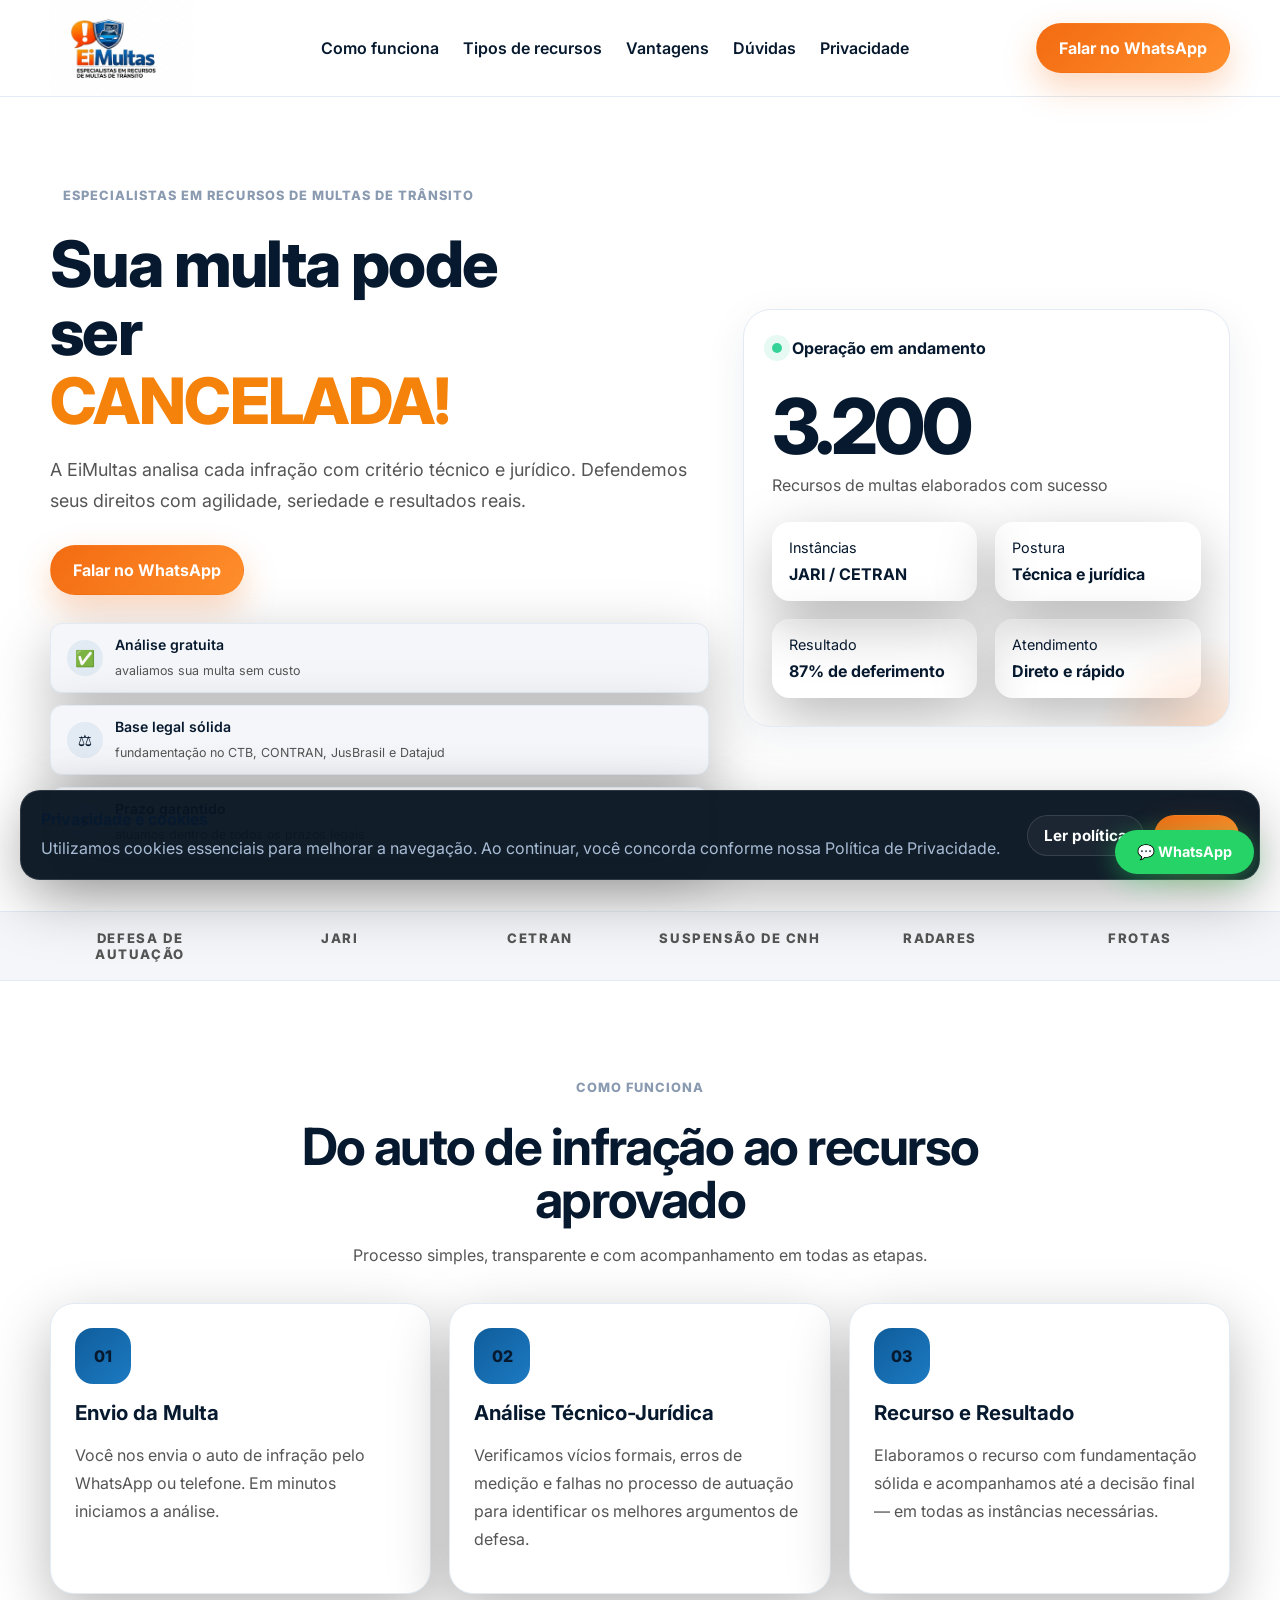
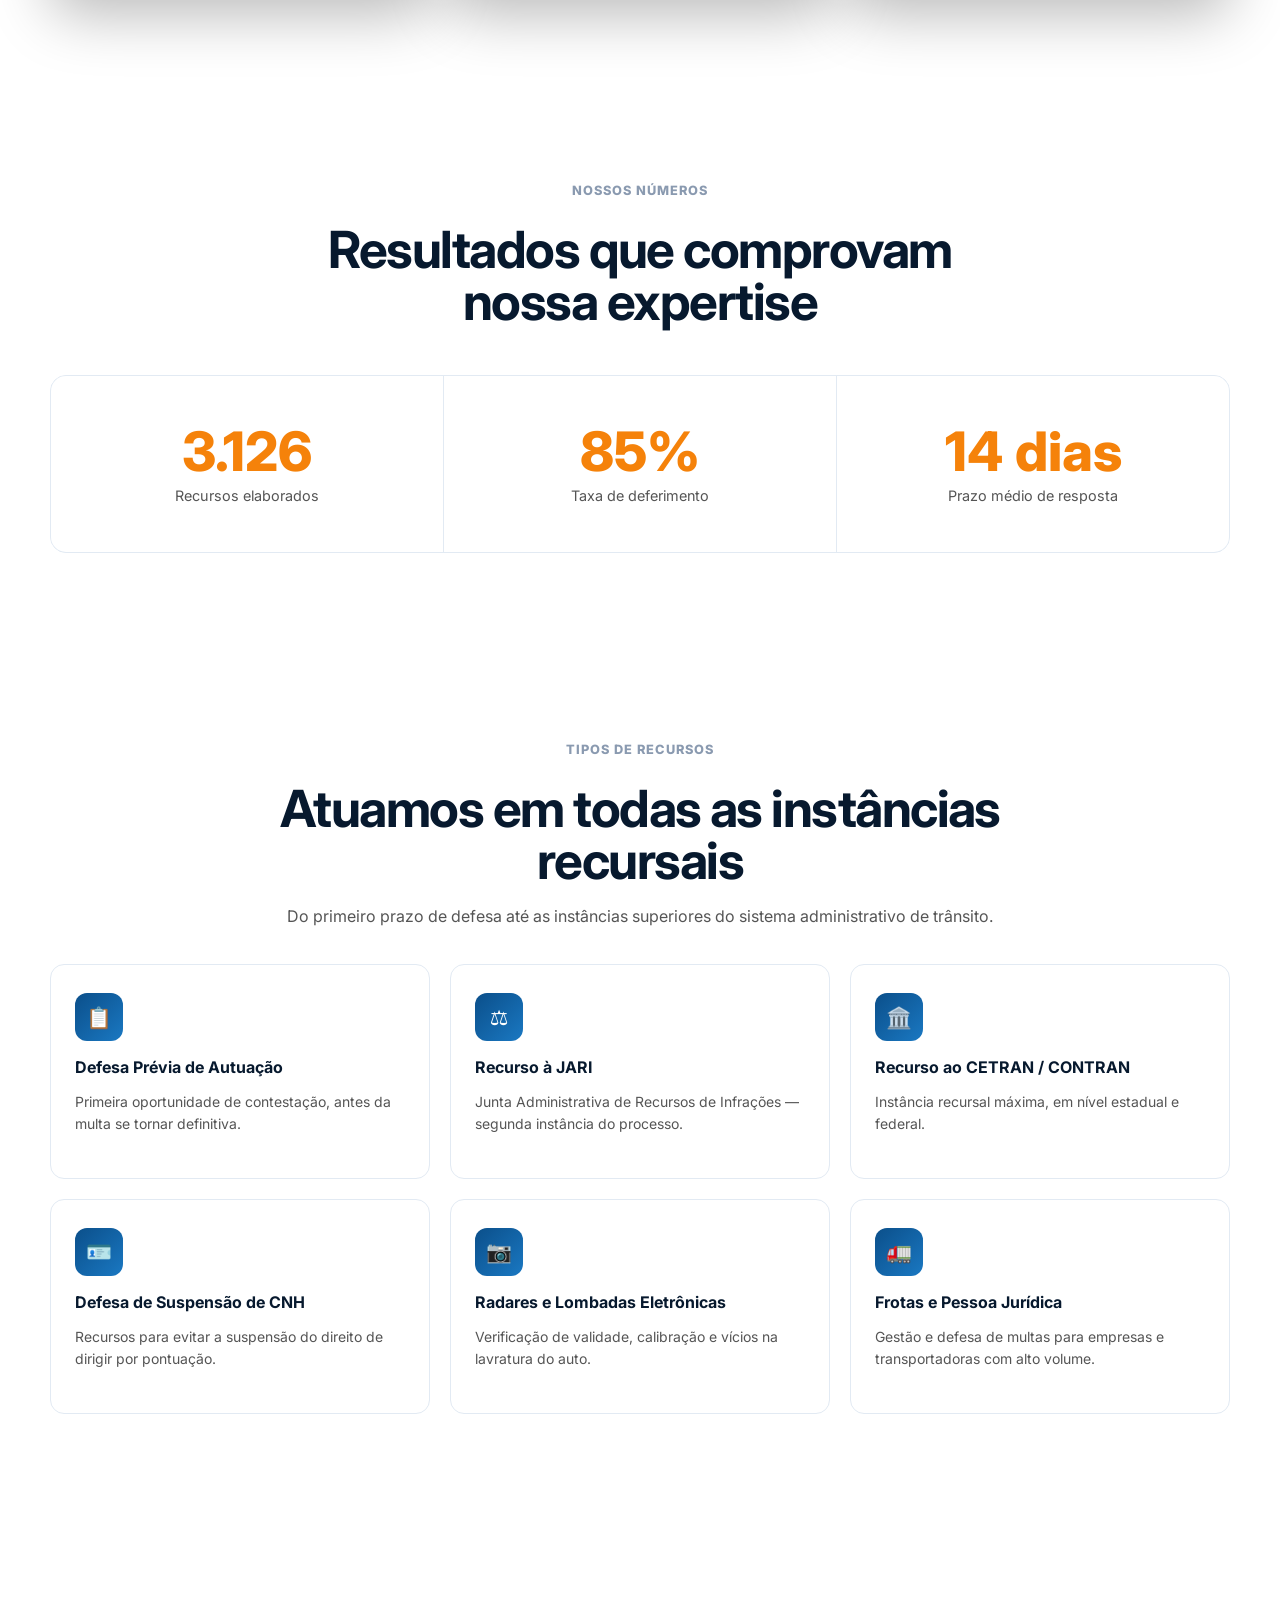
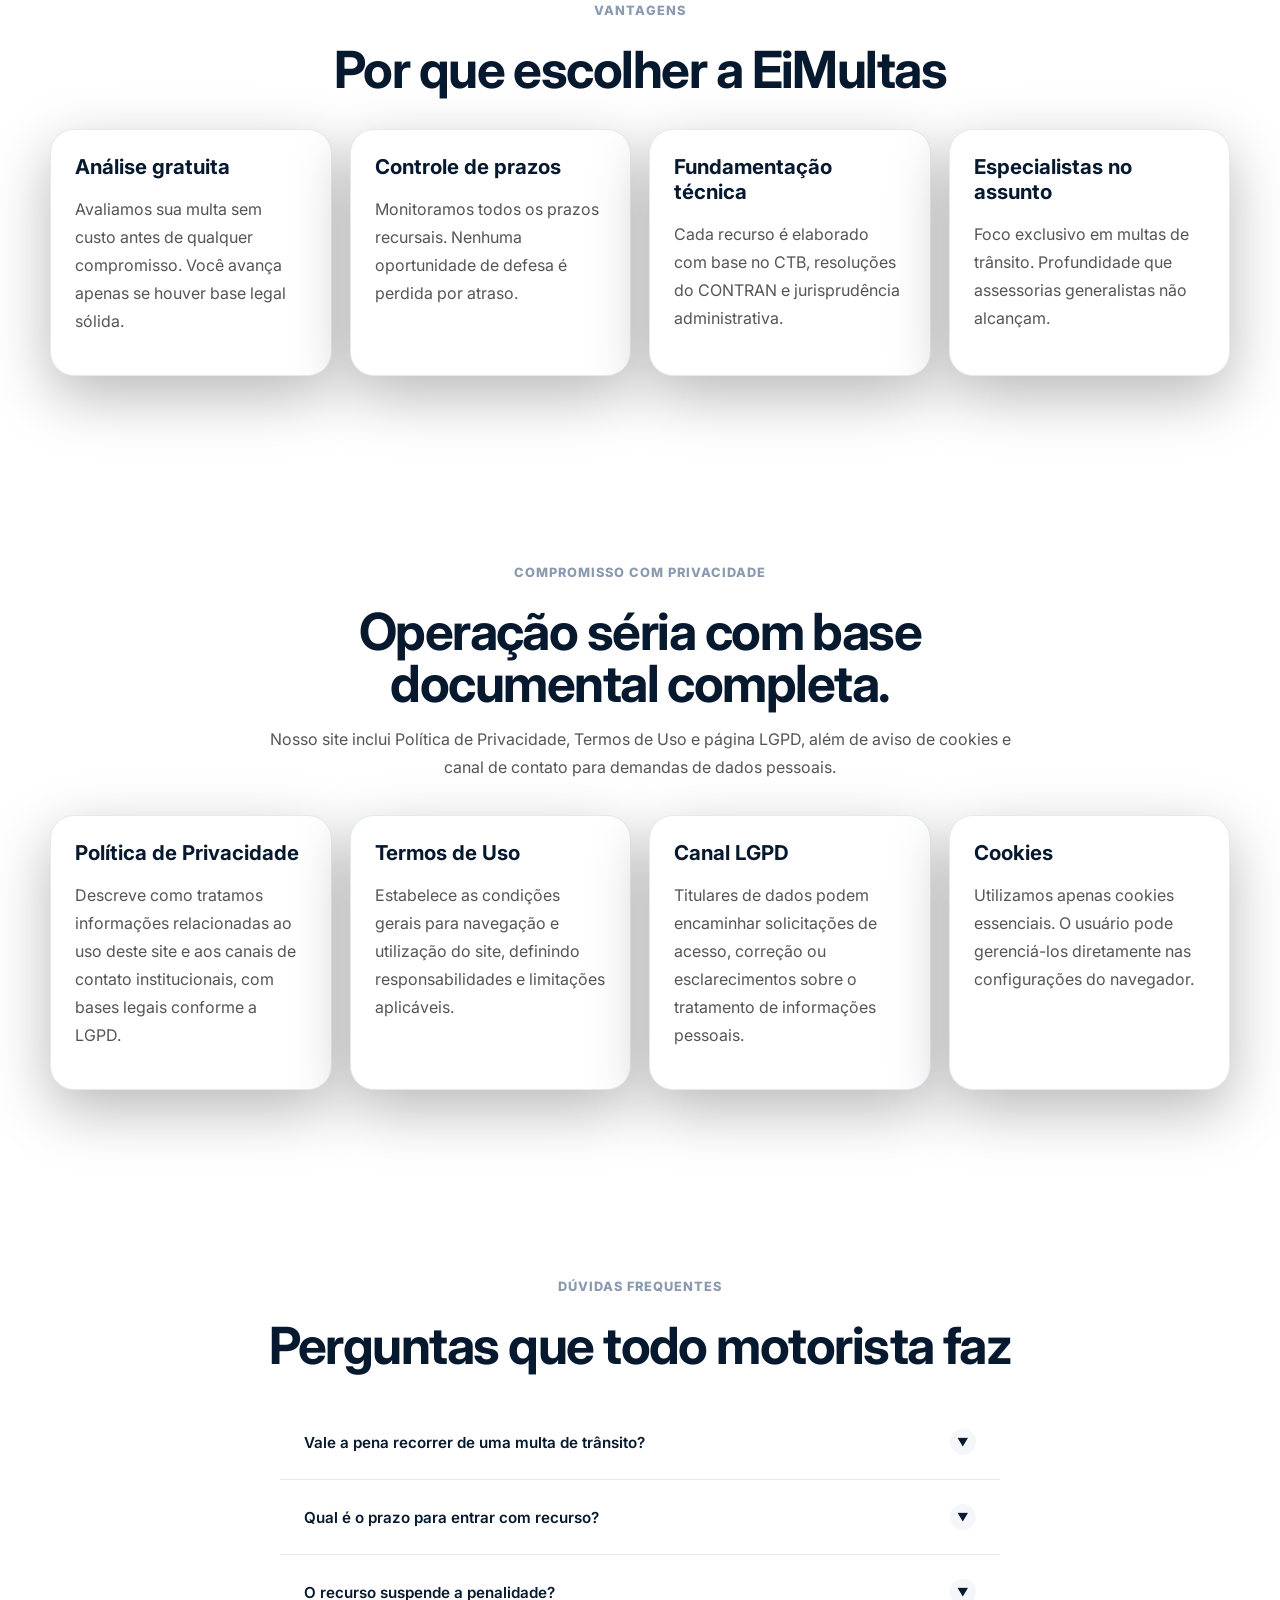
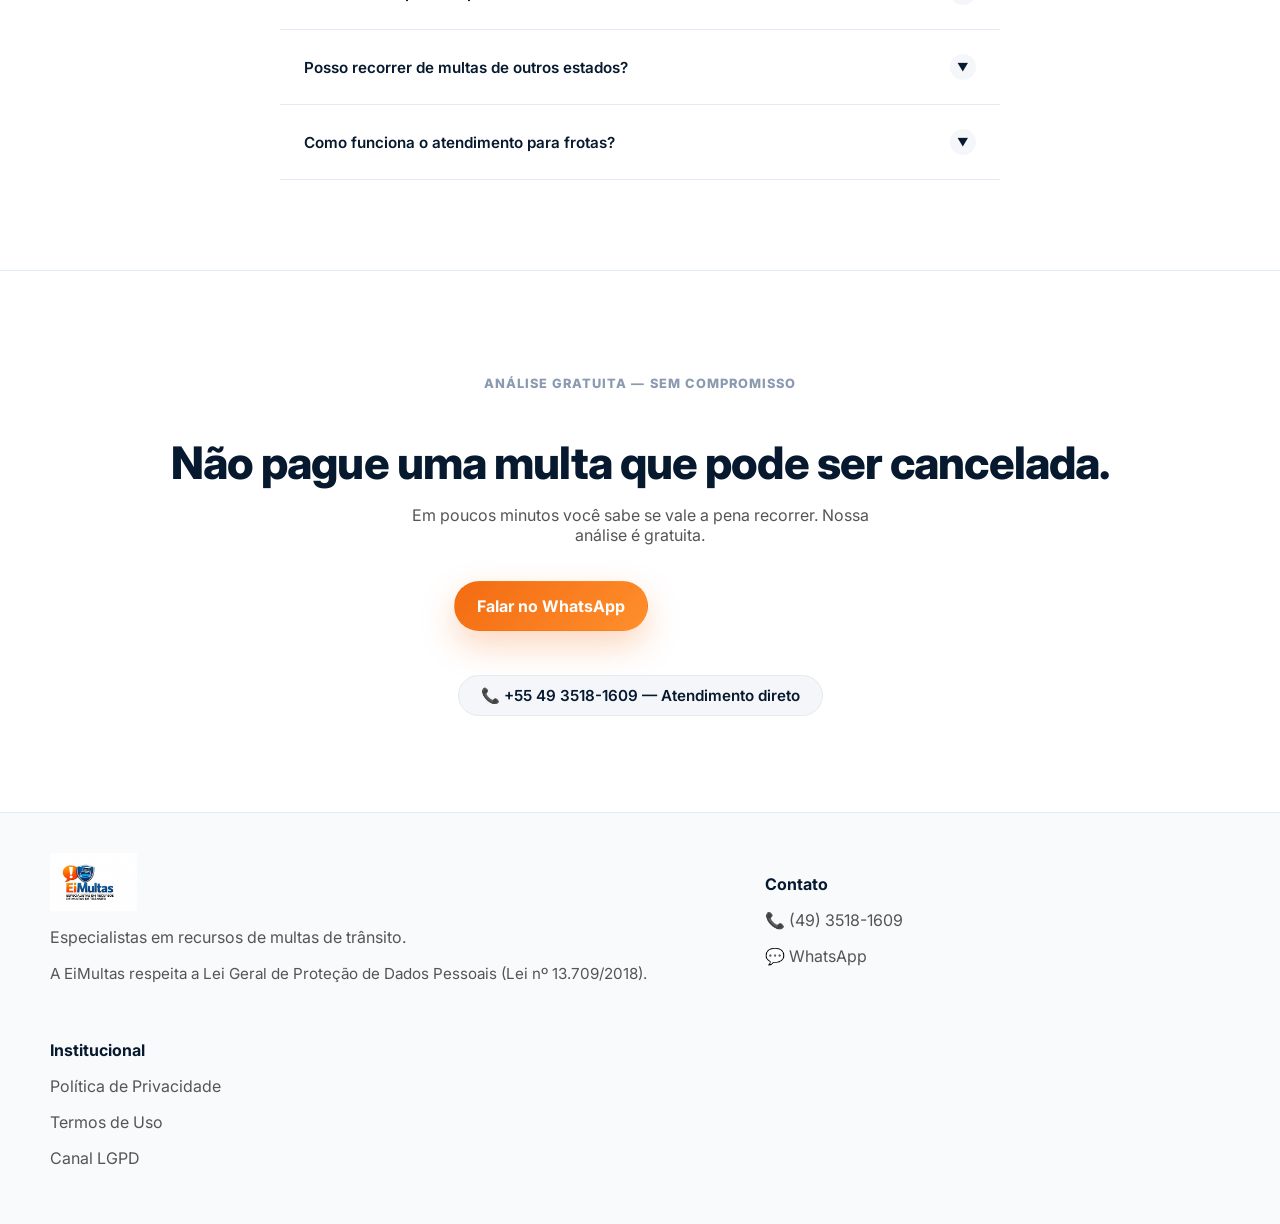
<file: index.html>
<!doctype html>
<html lang="pt-BR">
<head>
  <meta charset="utf-8" />
  <meta name="viewport" content="width=device-width, initial-scale=1" />
  <title>EiMultas | Especialistas em Recursos de Multas de Trânsito</title>
  <meta name="description" content="A EiMultas é especialista em recursos de multas de trânsito. Reduza ou elimine suas multas com quem realmente entende da lei." />
  <meta name="theme-color" content="#ffffff" />
  <link rel="icon" href="assets/favicon.png" />
  <link rel="preconnect" href="https://fonts.googleapis.com" />
  <link rel="preconnect" href="https://fonts.gstatic.com" crossorigin />
  <link href="https://fonts.googleapis.com/css2?family=Inter:wght@300;400;500;600;700&display=swap" rel="stylesheet" />
  <link rel="stylesheet" href="styles.css" />
  <style>
    /* --- FORÇANDO O TEMA CLARO (SOBREPONDO O STYLES.CSS) --- */
    
    body, html {
      background-color: #ffffff !important;
      background-image: none !important;
      color: #07192e !important;
    }

    /* Esconder os efeitos de luz/gradiente do fundo escuro */
    .bg-orb {
      display: none !important;
    }

    /* Cabeçalho */
    .site-header {
      background-color: #ffffff !important;
      background-image: none !important;
      border-bottom: 1px solid #e2eaf3 !important;
    }
    .nav-links a {
      color: #07192e !important;
    }

    /* Seção Hero */
    .hero {
      background-color: #ffffff !important;
      background-image: none !important;
    }
    .eyebrow {
      color: #8a9ab0 !important;
    }
    .hero-copy h1 {
      font-family: 'Inter', sans-serif;
      font-size: clamp(2.6rem, 5vw, 4.2rem);
      font-weight: 800;
      line-height: 1.07;
      letter-spacing: -.025em;
      color: #07192e !important;
      margin-bottom: 20px;
    }
    .hero-copy h1 em {
      font-style: normal;
      color: #f5820a !important; 
    }
    .hero-copy .lead {
      color: #555555 !important;
    }

    /* Itens de prova (os bloquinhos abaixo dos botões) */
    .hero-proof {
      background: transparent !important;
      display: flex;
      flex-direction: column;
      gap: 12px;
    }
    .proof-item {
      background: #f4f6f9 !important;
      border: 1px solid #e2eaf3 !important;
      border-radius: 12px;
      padding: 12px 16px;
      display: flex; align-items: center; gap: 12px;
    }
    .proof-icon {
      width: 36px; height: 36px; border-radius: 50%;
      background: #e2eaf3 !important;
      color: #07192e !important;
      display: flex; align-items: center; justify-content: center;
      font-size: 1rem; flex-shrink: 0;
    }
    .proof-item strong { display: block; color: #07192e !important; font-size: .88rem; font-weight: 600; }
    .proof-item span   { color: #555555 !important; font-size: .78rem; }

    /* Card flutuante (Estatísticas no Hero) */
    .glass-panel {
      background: #ffffff !important;
      border: 1px solid #e2eaf3 !important;
      box-shadow: 0 12px 40px rgba(11,46,80,.08) !important;
    }
    .stat-header, .mini-card span, .mini-card strong {
      color: #07192e !important;
    }
    .stat-caption {
      color: #555555 !important;
    }

    /* Faixa de logos/textos */
    .logos-strip {
      background: #f4f6f9 !important;
      border-top: 1px solid #e2eaf3 !important;
      border-bottom: 1px solid #e2eaf3 !important;
    }
    .logos-strip span {
      color: #555555 !important;
    }

    /* Seções Gerais */
    .section, .section-navy, .section-dark, .section-alt {
      background-color: #ffffff !important;
      background-image: none !important;
      color: #07192e !important;
    }
    .section-head h2 {
      color: #07192e !important;
    }
    .section-head p {
      color: #555555 !important;
    }

    /* Cards gerais (Vantagens, Compliance, etc) */
    .card, .step {
      background: #ffffff !important;
      border: 1px solid #e2eaf3 !important;
      color: #07192e !important;
    }
    .card h3, .step h3 { color: #07192e !important; }
    .card p, .step p { color: #555555 !important; }

    /* Linha de números */
    .stats-row {
      display: grid; grid-template-columns: repeat(3,1fr);
      gap: 1px; background: #e2eaf3 !important;
      border-radius: 16px; overflow: hidden;
      border: 1px solid #e2eaf3;
    }
    .stat-block { background: #ffffff !important; padding: 48px 32px; text-align: center; }
    .stat-value {
      font-size: 3.4rem; font-weight: 800; line-height: 1;
      color: #f5820a !important; margin-bottom: 8px;
    }
    .stat-label { color: #555555 !important; font-size: .9rem; }

    /* Grid de Recursos */
    .recursos-grid { display: grid; grid-template-columns: repeat(3,1fr); gap: 20px; }
    .recurso-card {
      background: #ffffff !important; border: 1.5px solid #e2eaf3 !important;
      border-radius: 14px; padding: 28px 24px; transition: all .25s;
    }
    .recurso-card:hover { border-color: #1a78c2 !important; transform: translateY(-4px); box-shadow: 0 12px 40px rgba(11,46,80,.12); }
    .recurso-icon {
      width: 48px; height: 48px; border-radius: 12px;
      background: linear-gradient(135deg,#0b4f8a,#1a78c2) !important;
      display: flex; align-items: center; justify-content: center;
      color: #fff !important;
      font-size: 1.3rem; margin-bottom: 16px;
    }
    .recurso-card h3 { font-size: 1rem; font-weight: 700; color: #07192e !important; margin-bottom: 8px; }
    .recurso-card p  { font-size: .875rem; color: #555555 !important; line-height: 1.6; }

    /* --- FAQ (100% LIMPO DE DEGRADÊS E SOMBRAS) --- */
    .faq-list { 
      max-width: 720px; 
      margin: 0 auto; 
      background: transparent !important;
      box-shadow: none !important;
    }
    .faq-item { 
      background-color: #ffffff !important; 
      background-image: none !important; /* Remove o degradê chato */
      border: none !important;
      border-bottom: 1px solid #e2eaf3 !important; 
      box-shadow: none !important;       /* Remove a sombra cinza */
      margin: 0 !important;
      border-radius: 0 !important;
    }
    .faq-btn {
      width: 100%; 
      background: transparent !important; 
      background-image: none !important;
      border: none !important; 
      box-shadow: none !important;
      cursor: pointer;
      text-align: left; 
      padding: 24px !important; /* Espaçamento interno garantido */
      display: flex; justify-content: space-between; align-items: center;
      font-family: 'Inter', sans-serif; font-size: .95rem; font-weight: 600;
      color: #07192e !important; gap: 16px; transition: color .2s;
    }
    .faq-btn:hover { color: #0b4f8a !important; }
    .faq-arrow {
      width: 26px; height: 26px; border-radius: 50%; 
      background: #f4f6f9 !important;
      display: flex; align-items: center; justify-content: center;
      font-size: .7rem; flex-shrink: 0; transition: transform .3s, background .2s;
      box-shadow: none !important;
    }
    .faq-item.open .faq-arrow { transform: rotate(180deg); background: #f5820a !important; color: #fff !important; }
    .faq-body { 
      max-height: 0; overflow: hidden; transition: max-height .38s ease; 
      background: #ffffff !important;
      background-image: none !important;
    }
    .faq-item.open .faq-body { max-height: 260px; }
    .faq-body p { 
      padding: 0 24px 24px 24px !important; /* Respiro no texto da resposta */
      color: #555555 !important; font-size: .9rem; line-height: 1.7; 
      margin: 0 !important;
    }

    /* CTA Final */
    .cta-final {
      background: #ffffff !important;
      padding: 96px 0; text-align: center; position: relative; overflow: hidden;
      border-top: 1px solid #e2eaf3 !important;
    }
    .cta-final::before { display: none !important; }
    .cta-final h2 {
      font-size: clamp(1.9rem, 3.5vw, 3rem); font-weight: 800;
      color: #07192e !important; line-height: 1.15; letter-spacing: -.02em; margin-bottom: 16px;
    }
    .cta-final p { color: #555555 !important; font-size: 1rem; max-width: 500px; margin: 0 auto 36px; }
    .cta-final-actions { display: flex; gap: 14px; justify-content: center; flex-wrap: wrap; }
    .cta-phone {
      display: inline-flex; align-items: center; gap: 8px; margin-top: 24px;
      background: #f4f6f9 !important; border: 1px solid #e2eaf3 !important;
      border-radius: 50px; padding: 10px 22px;
      color: #07192e !important; font-weight: 600; font-size: .95rem;
      text-decoration: none; transition: background .2s;
    }
    .cta-phone:hover { background: #e2eaf3 !important; }

    /* Footer */
    .site-footer {
      background: #f8fafc !important;
      color: #07192e !important;
      border-top: 1px solid #e2eaf3 !important;
      padding: 40px 0;
    }
    .site-footer p, .site-footer a { color: #555555 !important; }
    .site-footer h4 { color: #07192e !important; margin-bottom: 16px; }

    /* WhatsApp Float */
    .whatsapp-float {
      position: fixed; bottom: 26px; right: 26px; z-index: 99;
      background: #25D366 !important; color: #fff !important;
      border-radius: 50px; padding: 13px 22px;
      font-weight: 700; font-size: .9rem; text-decoration: none;
      display: flex; align-items: center; gap: 8px;
      box-shadow: 0 6px 26px rgba(37,211,102,.45);
      transition: transform .22s, box-shadow .22s;
      animation: popIn .5s ease 1.4s both;
    }
    @keyframes popIn { from { opacity:0; transform:translateY(16px); } to { opacity:1; transform:translateY(0); } }
    .whatsapp-float:hover { transform: translateY(-3px); box-shadow: 0 10px 34px rgba(37,211,102,.55); }

    /* Responsividade */
    @media (max-width: 860px) {
      .recursos-grid { grid-template-columns: 1fr 1fr; }
      .stats-row     { grid-template-columns: 1fr; }
    }
    @media (max-width: 560px) { 
      .recursos-grid { grid-template-columns: 1fr; }
    }
  </style>
</head>
<body>
  <div class="bg-orb orb-1"></div>
  <div class="bg-orb orb-2"></div>

  <header class="site-header">
    <div class="container nav">
      <a class="brand" href="index.html" aria-label="EiMultas">
        <img src="assets/logo.png" alt="Logo EiMultas" />
      </a>
      <nav class="nav-links">
        <a href="#como-funciona">Como funciona</a>
        <a href="#recursos">Tipos de recursos</a>
        <a href="#vantagens">Vantagens</a>
        <a href="#faq">Dúvidas</a>
        <a href="pages/politica-de-privacidade.html">Privacidade</a>
      </nav>
      <a class="btn btn-header" href="https://wa.me/554935181609?text=Olá%2C+quero+entender+como+a+EiMultas+pode+me+ajudar." target="_blank" rel="noopener">
        Falar no WhatsApp
      </a>
    </div>
  </header>

  <main>

    <section class="hero">
      <div class="container hero-grid">
        <div class="hero-copy reveal">
          <span class="eyebrow">ESPECIALISTAS EM RECURSOS DE MULTAS DE TRÂNSITO</span>
          <h1>Sua multa pode ser <em>CANCELADA!</em></h1>
          <p class="lead">
            A EiMultas analisa cada infração com critério técnico e jurídico. Defendemos seus direitos com agilidade, seriedade e resultados reais.
          </p>
          <div class="hero-actions">
            <a class="btn btn-primary" href="https://wa.me/554935181609?text=Olá%2C+quero+analisar+minha+multa+com+a+EiMultas." target="_blank" rel="noopener">
              Falar no WhatsApp
            </a>
            <a class="btn btn-secondary" href="tel:+554935181609">(49) 3518-1609</a>
          </div>
          <div class="hero-proof">
            <div class="proof-item">
              <div class="proof-icon">✅</div>
              <div><strong>Análise gratuita</strong><span>avaliamos sua multa sem custo</span></div>
            </div>
            <div class="proof-item">
              <div class="proof-icon">⚖️</div>
              <div><strong>Base legal sólida</strong><span>fundamentação no CTB, CONTRAN, JusBrasil e Datajud</span></div>
            </div>
            <div class="proof-item">
              <div class="proof-icon">⚡</div>
              <div><strong>Prazo garantido</strong><span>atuamos dentro de todos os prazos legais</span></div>
            </div>
          </div>
        </div>

        <div class="hero-card reveal delay-1">
          <div class="glass-panel">
            <div class="stat-header">
              <span class="dot"></span>
              <span>Operação em andamento</span>
            </div>
            <div class="stat-number" data-counter="3200">0</div>
            <div class="stat-caption">Recursos de multas elaborados com sucesso</div>
            <div class="mini-grid">
              <div class="mini-card"><span>Instâncias</span><strong>JARI / CETRAN</strong></div>
              <div class="mini-card"><span>Postura</span><strong>Técnica e jurídica</strong></div>
              <div class="mini-card"><span>Resultado</span><strong>87% de deferimento</strong></div>
              <div class="mini-card"><span>Atendimento</span><strong>Direto e rápido</strong></div>
            </div>
          </div>
        </div>
      </div>
    </section>

    <section class="logos-strip reveal">
      <div class="container strip">
        <span>Defesa de Autuação</span>
        <span>JARI</span>
        <span>CETRAN</span>
        <span>Suspensão de CNH</span>
        <span>Radares</span>
        <span>Frotas</span>
      </div>
    </section>

    <section id="como-funciona" class="section">
      <div class="container">
        <div class="section-head reveal">
          <span class="eyebrow">COMO FUNCIONA</span>
          <h2>Do auto de infração ao recurso aprovado</h2>
          <p>Processo simples, transparente e com acompanhamento em todas as etapas.</p>
        </div>
        <div class="steps">
          <article class="step reveal">
            <div class="step-number">01</div>
            <h3>Envio da Multa</h3>
            <p>Você nos envia o auto de infração pelo WhatsApp ou telefone. Em minutos iniciamos a análise.</p>
          </article>
          <article class="step reveal delay-1">
            <div class="step-number">02</div>
            <h3>Análise Técnico-Jurídica</h3>
            <p>Verificamos vícios formais, erros de medição e falhas no processo de autuação para identificar os melhores argumentos de defesa.</p>
          </article>
          <article class="step reveal delay-2">
            <div class="step-number">03</div>
            <h3>Recurso e Resultado</h3>
            <p>Elaboramos o recurso com fundamentação sólida e acompanhamos até a decisão final — em todas as instâncias necessárias.</p>
          </article>
        </div>
      </div>
    </section>

    <section class="section section-navy">
      <div class="container">
        <div class="section-head reveal" style="margin-bottom:48px;">
          <span class="eyebrow">NOSSOS NÚMEROS</span>
          <h2>Resultados que comprovam nossa expertise</h2>
        </div>
        <div class="stats-row reveal">
          <div class="stat-block">
            <div class="stat-value" data-counter="3200">0</div>
            <div class="stat-label">Recursos elaborados</div>
          </div>
          <div class="stat-block">
            <div class="stat-value" data-counter="87" data-suffix="%">0%</div>
            <div class="stat-label">Taxa de deferimento</div>
          </div>
          <div class="stat-block">
            <div class="stat-value" data-counter="15" data-suffix=" dias">0 dias</div>
            <div class="stat-label">Prazo médio de resposta</div>
          </div>
        </div>
      </div>
    </section>

    <section id="recursos" class="section section-alt">
      <div class="container">
        <div class="section-head reveal">
          <span class="eyebrow">TIPOS DE RECURSOS</span>
          <h2>Atuamos em todas as instâncias recursais</h2>
          <p>Do primeiro prazo de defesa até as instâncias superiores do sistema administrativo de trânsito.</p>
        </div>
        <div class="recursos-grid">
          <div class="recurso-card reveal">
            <div class="recurso-icon">📋</div>
            <h3>Defesa Prévia de Autuação</h3>
            <p>Primeira oportunidade de contestação, antes da multa se tornar definitiva.</p>
          </div>
          <div class="recurso-card reveal delay-1">
            <div class="recurso-icon">⚖️</div>
            <h3>Recurso à JARI</h3>
            <p>Junta Administrativa de Recursos de Infrações — segunda instância do processo.</p>
          </div>
          <div class="recurso-card reveal delay-2">
            <div class="recurso-icon">🏛️</div>
            <h3>Recurso ao CETRAN / CONTRAN</h3>
            <p>Instância recursal máxima, em nível estadual e federal.</p>
          </div>
          <div class="recurso-card reveal">
            <div class="recurso-icon">🪪</div>
            <h3>Defesa de Suspensão de CNH</h3>
            <p>Recursos para evitar a suspensão do direito de dirigir por pontuação.</p>
          </div>
          <div class="recurso-card reveal delay-1">
            <div class="recurso-icon">📷</div>
            <h3>Radares e Lombadas Eletrônicas</h3>
            <p>Verificação de validade, calibração e vícios na lavratura do auto.</p>
          </div>
          <div class="recurso-card reveal delay-2">
            <div class="recurso-icon">🚛</div>
            <h3>Frotas e Pessoa Jurídica</h3>
            <p>Gestão e defesa de multas para empresas e transportadoras com alto volume.</p>
          </div>
        </div>
      </div>
    </section>

    <section id="vantagens" class="section section-dark">
      <div class="container">
        <div class="section-head reveal">
          <span class="eyebrow">VANTAGENS</span>
          <h2>Por que escolher a EiMultas</h2>
        </div>
        <div class="cards">
          <article class="card reveal">
            <h3>Análise gratuita</h3>
            <p>Avaliamos sua multa sem custo antes de qualquer compromisso. Você avança apenas se houver base legal sólida.</p>
          </article>
          <article class="card reveal delay-1">
            <h3>Controle de prazos</h3>
            <p>Monitoramos todos os prazos recursais. Nenhuma oportunidade de defesa é perdida por atraso.</p>
          </article>
          <article class="card reveal delay-2">
            <h3>Fundamentação técnica</h3>
            <p>Cada recurso é elaborado com base no CTB, resoluções do CONTRAN e jurisprudência administrativa.</p>
          </article>
          <article class="card reveal">
            <h3>Especialistas no assunto</h3>
            <p>Foco exclusivo em multas de trânsito. Profundidade que assessorias generalistas não alcançam.</p>
          </article>
        </div>
      </div>
    </section>

    <section id="compliance" class="section">
      <div class="container">
        <div class="section-head reveal">
          <span class="eyebrow">COMPROMISSO COM PRIVACIDADE</span>
          <h2>Operação séria com base documental completa.</h2>
          <p>Nosso site inclui Política de Privacidade, Termos de Uso e página LGPD, além de aviso de cookies e canal de contato para demandas de dados pessoais.</p>
        </div>
        <div class="cards">
          <a href="pages/politica-de-privacidade.html" class="card card-link reveal">
            <h3>Política de Privacidade</h3>
            <p>Descreve como tratamos informações relacionadas ao uso deste site e aos canais de contato institucionais, com bases legais conforme a LGPD.</p>
          </a>
          <a href="pages/termos-de-uso.html" class="card card-link reveal delay-1">
            <h3>Termos de Uso</h3>
            <p>Estabelece as condições gerais para navegação e utilização do site, definindo responsabilidades e limitações aplicáveis.</p>
          </a>
          <a href="pages/lgpd.html" class="card card-link reveal delay-2">
            <h3>Canal LGPD</h3>
            <p>Titulares de dados podem encaminhar solicitações de acesso, correção ou esclarecimentos sobre o tratamento de informações pessoais.</p>
          </a>
          <a href="pages/politica-de-privacidade.html" class="card card-link reveal">
            <h3>Cookies</h3>
            <p>Utilizamos apenas cookies essenciais. O usuário pode gerenciá-los diretamente nas configurações do navegador.</p>
          </a>
        </div>
      </div>
    </section>

    <section id="faq" class="section section-alt">
      <div class="container">
        <div class="section-head reveal">
          <span class="eyebrow">DÚVIDAS FREQUENTES</span>
          <h2>Perguntas que todo motorista faz</h2>
        </div>
        <div class="faq-list reveal">
          <div class="faq-item">
            <button class="faq-btn">Vale a pena recorrer de uma multa de trânsito?<span class="faq-arrow">▼</span></button>
            <div class="faq-body"><p>Na maioria dos casos, sim. Muitas multas possuem vícios formais, erros de medição ou falhas processuais que podem resultar em cancelamento. A análise gratuita da EiMultas permite avaliar as chances reais antes de qualquer decisão.</p></div>
          </div>
          <div class="faq-item">
            <button class="faq-btn">Qual é o prazo para entrar com recurso?<span class="faq-arrow">▼</span></button>
            <div class="faq-body"><p>A defesa prévia deve ser apresentada em até 30 dias da notificação da autuação. O recurso à JARI pode ser interposto em até 30 dias da notificação da penalidade. Entre em contato com a EiMultas assim que receber a notificação.</p></div>
          </div>
          <div class="faq-item">
            <button class="faq-btn">O recurso suspende a penalidade?<span class="faq-arrow">▼</span></button>
            <div class="faq-body"><p>Sim. A interposição de recurso administrativo suspende a exigibilidade da multa e a aplicação dos pontos na CNH até o julgamento final — evitando a suspensão do direito de dirigir durante o processo.</p></div>
          </div>
          <div class="faq-item">
            <button class="faq-btn">Posso recorrer de multas de outros estados?<span class="faq-arrow">▼</span></button>
            <div class="faq-body"><p>Sim. Atendemos infrações registradas em qualquer estado brasileiro. O processo recursal segue o CTB, lei federal, portanto os procedimentos são semelhantes em todo o país.</p></div>
          </div>
          <div class="faq-item">
            <button class="faq-btn">Como funciona o atendimento para frotas?<span class="faq-arrow">▼</span></button>
            <div class="faq-body"><p>Para empresas e frotas oferecemos gestão de recursos com triagem em lote, controle de prazos e relatórios periódicos. Entre em contato para uma proposta personalizada.</p></div>
          </div>
        </div>
      </div>
    </section>

    <section class="cta-final">
      <div class="container" style="position:relative;z-index:1;">
        <span class="eyebrow">ANÁLISE GRATUITA — SEM COMPROMISSO</span>
        <h2>Não pague uma multa que pode ser cancelada.</h2>
        <p>Em poucos minutos você sabe se vale a pena recorrer. Nossa análise é gratuita.</p>
        <div class="cta-final-actions">
          <a class="btn btn-primary" href="https://wa.me/554935181609?text=Olá%2C+quero+analisar+minha+multa+gratuitamente." target="_blank" rel="noopener">
            Falar no WhatsApp
          </a>
          <a class="btn btn-secondary" href="tel:+554935181609">(49) 3518-1609</a>
        </div>
        <br/>
        <a class="cta-phone" href="tel:+554935181609">📞 +55 49 3518-1609 — Atendimento direto</a>
      </div>
    </section>

  </main>

  <footer class="site-footer">
    <div class="container footer-grid">
      <div>
        <img class="footer-logo" src="assets/logo.png" alt="EiMultas" />
        <p>Especialistas em recursos de multas de trânsito.</p>
        <p class="small-note">A EiMultas respeita a Lei Geral de Proteção de Dados Pessoais (Lei nº 13.709/2018).</p>
      </div>
      <div>
        <h4>Contato</h4>
        <p><a href="tel:+554935181609">📞 (49) 3518-1609</a></p>
        <p><a href="https://wa.me/554935181609" target="_blank" rel="noopener">💬 WhatsApp</a></p>
      </div>
      <div>
        <h4>Institucional</h4>
        <p><a href="pages/politica-de-privacidade.html">Política de Privacidade</a></p>
        <p><a href="pages/termos-de-uso.html">Termos de Uso</a></p>
        <p><a href="pages/lgpd.html">Canal LGPD</a></p>
      </div>
    </div>
  </footer>

  <div id="cookie-banner" class="cookie-banner" hidden>
    <div class="cookie-content">
      <div>
        <strong>Privacidade e cookies</strong>
        <p>Utilizamos cookies essenciais para melhorar a navegação. Ao continuar, você concorda conforme nossa <a href="pages/politica-de-privacidade.html">Política de Privacidade</a>.</p>
      </div>
      <div class="cookie-actions">
        <a class="btn btn-secondary btn-small" href="pages/politica-de-privacidade.html">Ler política</a>
        <button id="cookie-accept" class="btn btn-primary btn-small" type="button">Aceitar</button>
      </div>
    </div>
  </div>

  <a class="whatsapp-float" href="https://wa.me/554935181609?text=Olá%2C+quero+falar+com+a+EiMultas." target="_blank" rel="noopener" aria-label="Falar no WhatsApp">
    💬 WhatsApp
  </a>

  <script src="script.js"></script>
  <script>
    document.querySelectorAll('.faq-btn').forEach(btn => {
      btn.addEventListener('click', () => {
        const item = btn.parentElement;
        const isOpen = item.classList.contains('open');
        document.querySelectorAll('.faq-item').forEach(i => i.classList.remove('open'));
        if (!isOpen) item.classList.add('open');
      });
    });
    const counters = document.querySelectorAll('.stat-value[data-counter]');
    const obs = new IntersectionObserver(entries => {
      entries.forEach(e => {
        if (!e.isIntersecting) return;
        const el = e.target;
        const target = +el.dataset.counter;
        const suffix = el.dataset.suffix || '';
        const dur = 1600;
        const start = performance.now();
        const tick = now => {
          const t = Math.min((now - start) / dur, 1);
          el.textContent = Math.floor((1 - Math.pow(1-t, 3)) * target).toLocaleString('pt-BR') + suffix;
          if (t < 1) requestAnimationFrame(tick);
        };
        requestAnimationFrame(tick);
        obs.unobserve(el);
      });
    }, { threshold: 0.4 });
    counters.forEach(el => obs.observe(el));
  </script>
</body>
</html>
</file>
<file: styles.css>
:root{
  --bg:#06111f;--bg-soft:#0b1c31;--panel:rgba(255,255,255,.08);--text:#eaf2fb;--muted:#a8bdd5;
  --line:rgba(255,255,255,.12);--orange:#f36b11;--orange-2:#ff8f2c;--blue:#0f5d9b;--blue-2:#1d7ac2;
  --shadow:0 20px 60px rgba(0,0,0,.28);--radius:22px;--container:1180px
}
*{box-sizing:border-box} html{scroll-behavior:smooth}
body{
  margin:0;font-family:Inter,system-ui,-apple-system,Segoe UI,Roboto,Arial,sans-serif;color:var(--text);overflow-x:hidden;
  background:
    radial-gradient(circle at top left, rgba(29,122,194,.18), transparent 32%),
    radial-gradient(circle at 90% 10%, rgba(243,107,17,.16), transparent 24%),
    linear-gradient(180deg, #06111f 0%, #081729 55%, #091422 100%);
}
a{color:inherit;text-decoration:none} img{max-width:100%;display:block}
.container{width:min(calc(100% - 40px), var(--container));margin:0 auto}
.site-header{position:sticky;top:0;z-index:30;backdrop-filter: blur(12px);background:rgba(6,17,31,.68);border-bottom:1px solid var(--line)}
.nav{display:flex;align-items:center;justify-content:space-between;min-height:96px;gap:18px}

/* AJUSTE DA LOGO */
.brand{
  display:flex;
  align-items:center;
  justify-content:center;
  flex-shrink:0;
}
.brand img{
  height:96px;
  width:auto;
  object-fit:contain;
  background:transparent;
}

.nav-links{display:flex;gap:24px;color:var(--muted);font-weight:600}
.nav-links a:hover,.site-footer a:hover{color:#fff}
.btn{display:inline-flex;align-items:center;justify-content:center;border-radius:999px;padding:14px 22px;font-weight:700;transition:.25s;border:1px solid transparent;cursor:pointer}
.btn:hover{transform:translateY(-2px)}
.btn-header,.btn-primary{background:linear-gradient(135deg,var(--orange),var(--orange-2));color:#fff;box-shadow:0 14px 34px rgba(243,107,17,.28)}
.btn-secondary{background:rgba(255,255,255,.04);border-color:rgba(255,255,255,.12);color:#fff}
.btn-small{padding:10px 16px;font-size:.95rem}
.btn-large{padding:18px 28px}
.hero{padding:82px 0 54px}
.hero-grid{display:grid;grid-template-columns:1.15fr .85fr;gap:34px;align-items:center}
.eyebrow{display:inline-block;padding:8px 12px;border:1px solid rgba(255,255,255,.1);border-radius:999px;color:#bcd2ea;background:rgba(255,255,255,.03);font-size:.8rem;font-weight:800;letter-spacing:.08em}
.hero h1{margin:18px 0 16px;font-size:clamp(2.5rem,4.6vw,4.6rem);line-height:.98;letter-spacing:-.04em;max-width:11ch}
.lead{font-size:1.12rem;line-height:1.72;color:var(--muted);max-width:62ch}
.hero-actions{display:flex;gap:14px;flex-wrap:wrap;margin:28px 0}
.hero-proof{display:grid;grid-template-columns:repeat(3,1fr);gap:14px}
.proof-item,.mini-card,.step,.card,.cta-box,.faq-item,.legal-card,.glass-panel{
  background:rgba(255,255,255,.04);border:1px solid rgba(255,255,255,.1);box-shadow:var(--shadow)
}
.proof-item{padding:16px;border-radius:18px}
.proof-item strong{display:block;margin-bottom:6px}.proof-item span,.small-note{color:var(--muted);font-size:.95rem;line-height:1.45}
.glass-panel{position:relative;padding:28px;border-radius:28px;background:linear-gradient(180deg, rgba(255,255,255,.09), rgba(255,255,255,.05));overflow:hidden}
.glass-panel::before{content:"";position:absolute;inset:auto -20% -35% auto;width:240px;height:240px;border-radius:50%;background:radial-gradient(circle, rgba(243,107,17,.24), transparent 68%);pointer-events:none}
.stat-header{display:flex;align-items:center;gap:10px;color:#d9e7f6;font-weight:700}
.dot{width:10px;height:10px;border-radius:50%;background:#36d399;box-shadow:0 0 0 8px rgba(54,211,153,.12)}
.stat-number{font-size:clamp(3rem,6vw,5rem);font-weight:800;letter-spacing:-.05em;margin-top:22px}
.stat-caption{color:var(--muted);line-height:1.6;max-width:34ch}
.mini-grid,.cards,.steps,.legal-grid{display:grid;gap:18px}
.mini-grid{grid-template-columns:repeat(2,1fr);margin-top:24px}
.mini-card{border-radius:18px;padding:16px}
.mini-card span{display:block;color:var(--muted);font-size:.9rem;margin-bottom:8px}
.logos-strip{padding:18px 0;border-top:1px solid var(--line);border-bottom:1px solid var(--line);background:rgba(255,255,255,.03)}
.strip{display:grid;grid-template-columns:repeat(6,1fr);gap:20px;text-align:center;color:#d6e4f2;font-weight:800;letter-spacing:.12em;text-transform:uppercase;font-size:.82rem}
.section{padding:90px 0}.section-dark{background:linear-gradient(180deg, rgba(255,255,255,.02), rgba(255,255,255,.04))}
.section-head{max-width:760px;margin:0 auto 34px;text-align:center}
.section-head h2,.legal-hero h1{margin:16px 0 12px;font-size:clamp(2rem,4vw,3.2rem);line-height:1.02;letter-spacing:-.03em}
.section-head p,.step p,.card p,.cta-box p,.legal-card p,.legal-card li,.legal-card address{color:var(--muted);line-height:1.75}
.steps{grid-template-columns:repeat(3,1fr)}
.cards{grid-template-columns:repeat(4,1fr)}
.step,.card{padding:24px;border-radius:24px}
.step-number{width:56px;height:56px;border-radius:18px;display:grid;place-items:center;background:linear-gradient(135deg,var(--blue),var(--blue-2));font-weight:800;margin-bottom:16px}
.card h3,.step h3,.legal-card h2{margin:0 0 10px;font-size:1.28rem}
.cta-box{padding:34px;display:grid;grid-template-columns:1fr auto;gap:22px;align-items:center;border-radius:24px;background:linear-gradient(135deg, rgba(15,93,155,.28), rgba(243,107,17,.18)),rgba(255,255,255,.04)}
.site-footer{border-top:1px solid var(--line);padding:36px 0 96px;background:rgba(0,0,0,.14)}
.footer-grid{display:grid;grid-template-columns:1.2fr .8fr;gap:18px;align-items:start}
.footer-logo{height:58px;width:auto;margin-bottom:12px}
.site-footer p,.site-footer a{color:var(--muted)}
.cookie-banner{position:fixed;left:20px;right:20px;bottom:20px;z-index:50}
.cookie-content{display:grid;grid-template-columns:1fr auto;gap:18px;align-items:center;padding:18px 20px;border-radius:20px;background:rgba(9,20,34,.96);border:1px solid rgba(255,255,255,.12);box-shadow:var(--shadow)}
.cookie-content p{margin:.45rem 0 0;color:var(--muted);line-height:1.55}
.cookie-actions{display:flex;gap:10px;flex-wrap:wrap}
.whatsapp-float{position:fixed;right:22px;bottom:22px;z-index:40;padding:14px 18px;border-radius:999px;background:linear-gradient(135deg,#23c663,#1fab54);color:#fff;font-weight:800;box-shadow:0 18px 40px rgba(18,146,72,.34)}
.bg-orb{position:fixed;width:340px;height:340px;border-radius:50%;filter:blur(60px);opacity:.2;pointer-events:none;z-index:-1}
.orb-1{top:60px;left:-80px;background:#1d7ac2}.orb-2{right:-90px;top:220px;background:#f36b11}
.reveal{opacity:0;transform:translateY(26px);transition:opacity .7s ease, transform .7s ease}.reveal.show{opacity:1;transform:translateY(0)}.delay-1{transition-delay:.12s}.delay-2{transition-delay:.24s}

.legal-page{min-height:100vh}
.legal-hero{padding:72px 0 32px}
.legal-hero p{max-width:760px;color:var(--muted);line-height:1.75}
.legal-grid{grid-template-columns:1fr;max-width:920px;margin:0 auto 80px}
.legal-card{padding:28px;border-radius:22px}
.legal-card ul{padding-left:20px;margin:0}
.legal-meta{color:#bcd2ea;font-size:.95rem}

/* AJUSTE MÍNIMO PARA OS CARDS CLICÁVEIS */
.card-link{
  display:block;
  color:inherit;
  text-decoration:none;
}
.card-link:hover{
  transform:translateY(-4px);
  border-color:rgba(255,255,255,.18);
  background:rgba(255,255,255,.05);
}
.card-link p + p{
  margin-top:12px;
}

@media (max-width:1080px){
  .hero-grid,.cards,.steps,.footer-grid,.cta-box,.cookie-content{grid-template-columns:1fr}
  .hero-proof,.strip{grid-template-columns:repeat(2,1fr)}
}

@media (max-width:760px){
  .nav{min-height:82px}
  .nav-links{display:none}
  .brand img{height:72px}
  .hero{padding-top:54px}
  .hero-proof,.mini-grid,.strip{grid-template-columns:1fr}
  .btn,.btn-large,.btn-header{width:100%}
  .hero-actions,.cookie-actions{display:grid;grid-template-columns:1fr}
  .section{padding:70px 0}
  .whatsapp-float{left:16px;right:16px;bottom:16px;text-align:center}
  .cookie-banner{left:12px;right:12px;bottom:82px}
}
</file>
